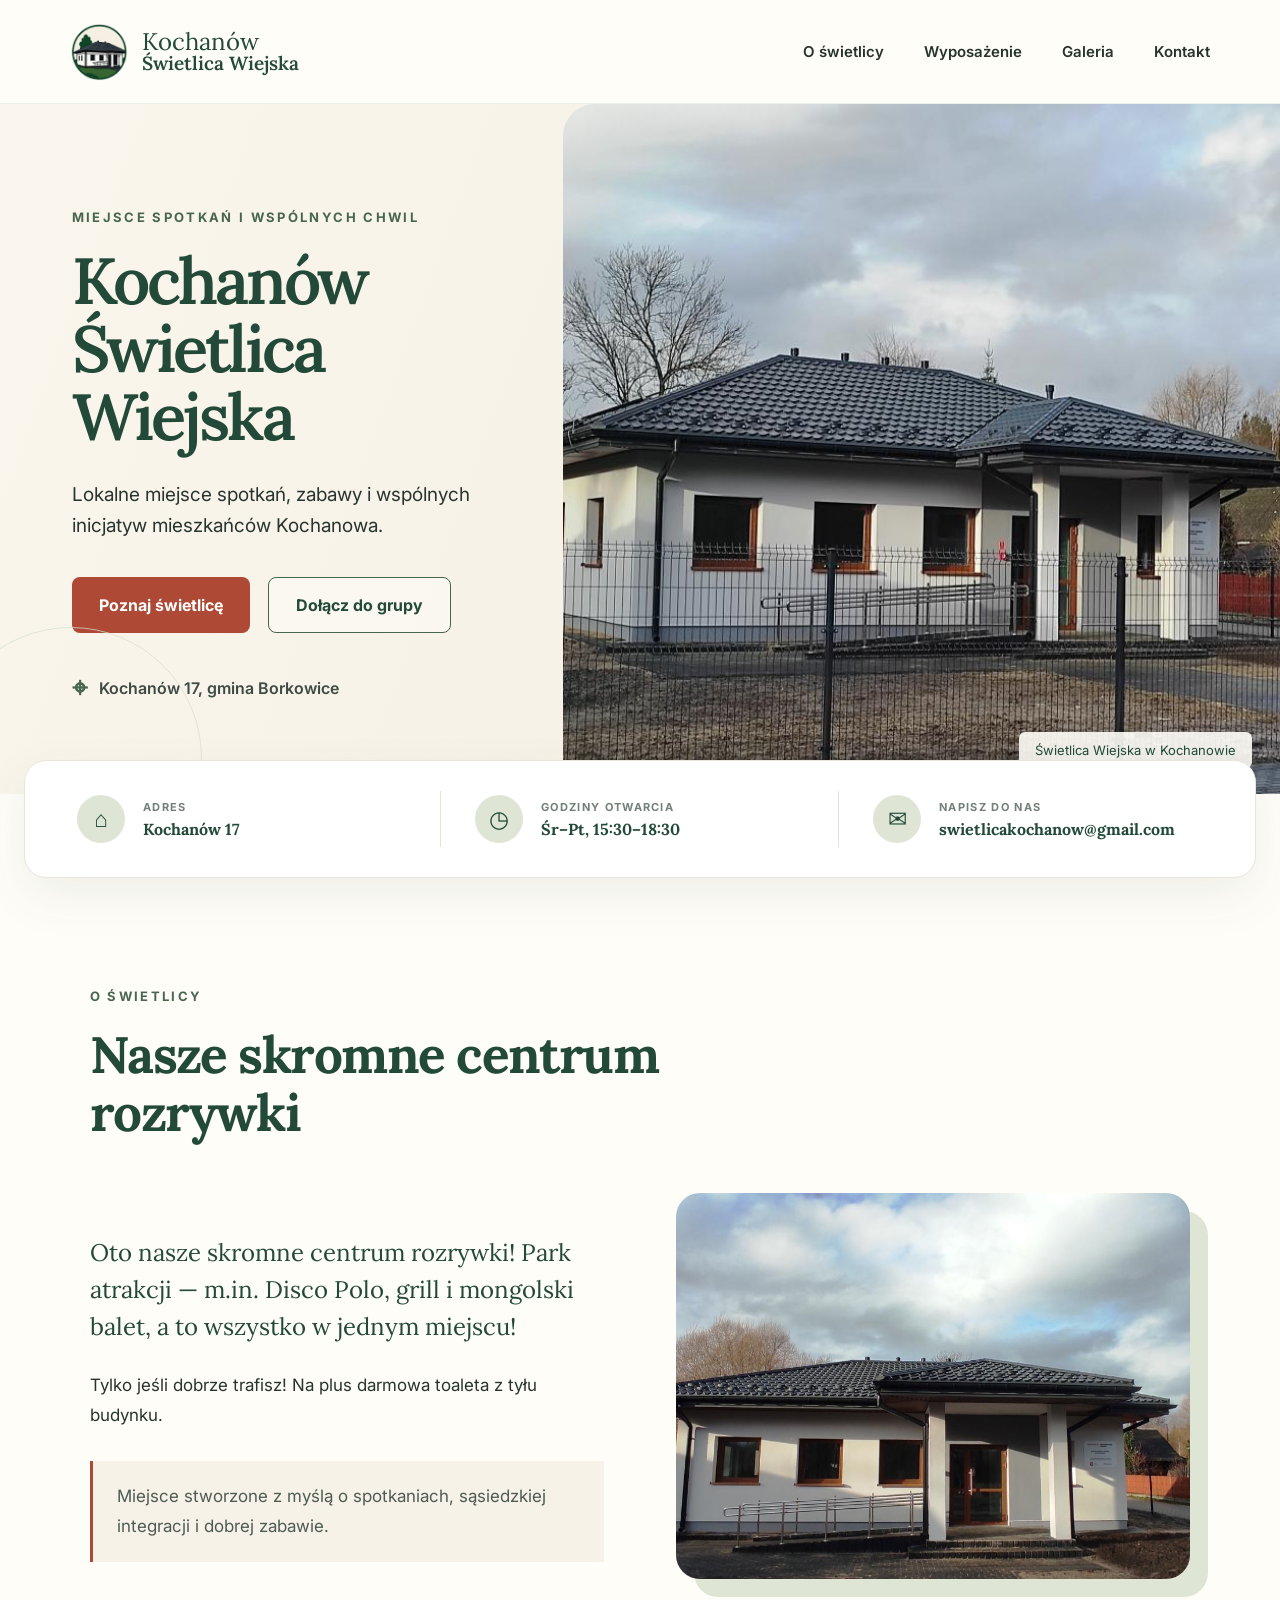
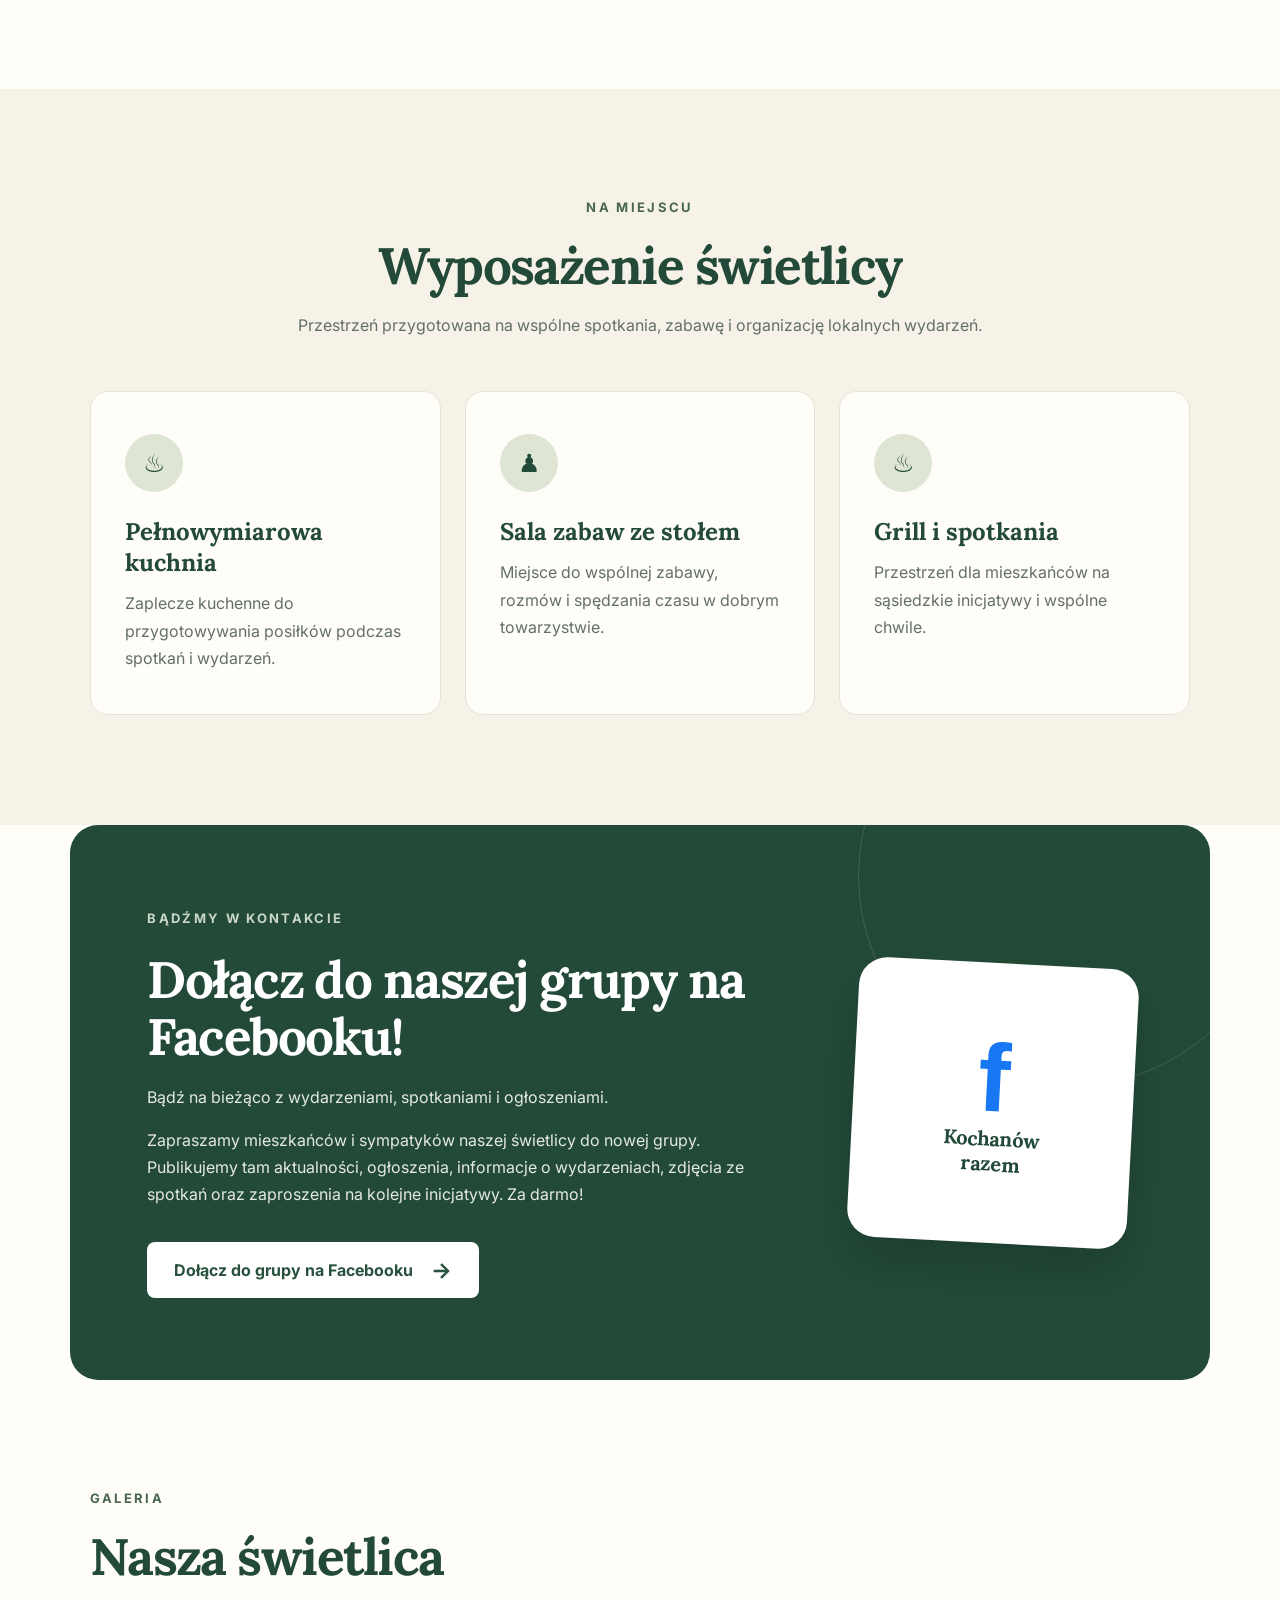
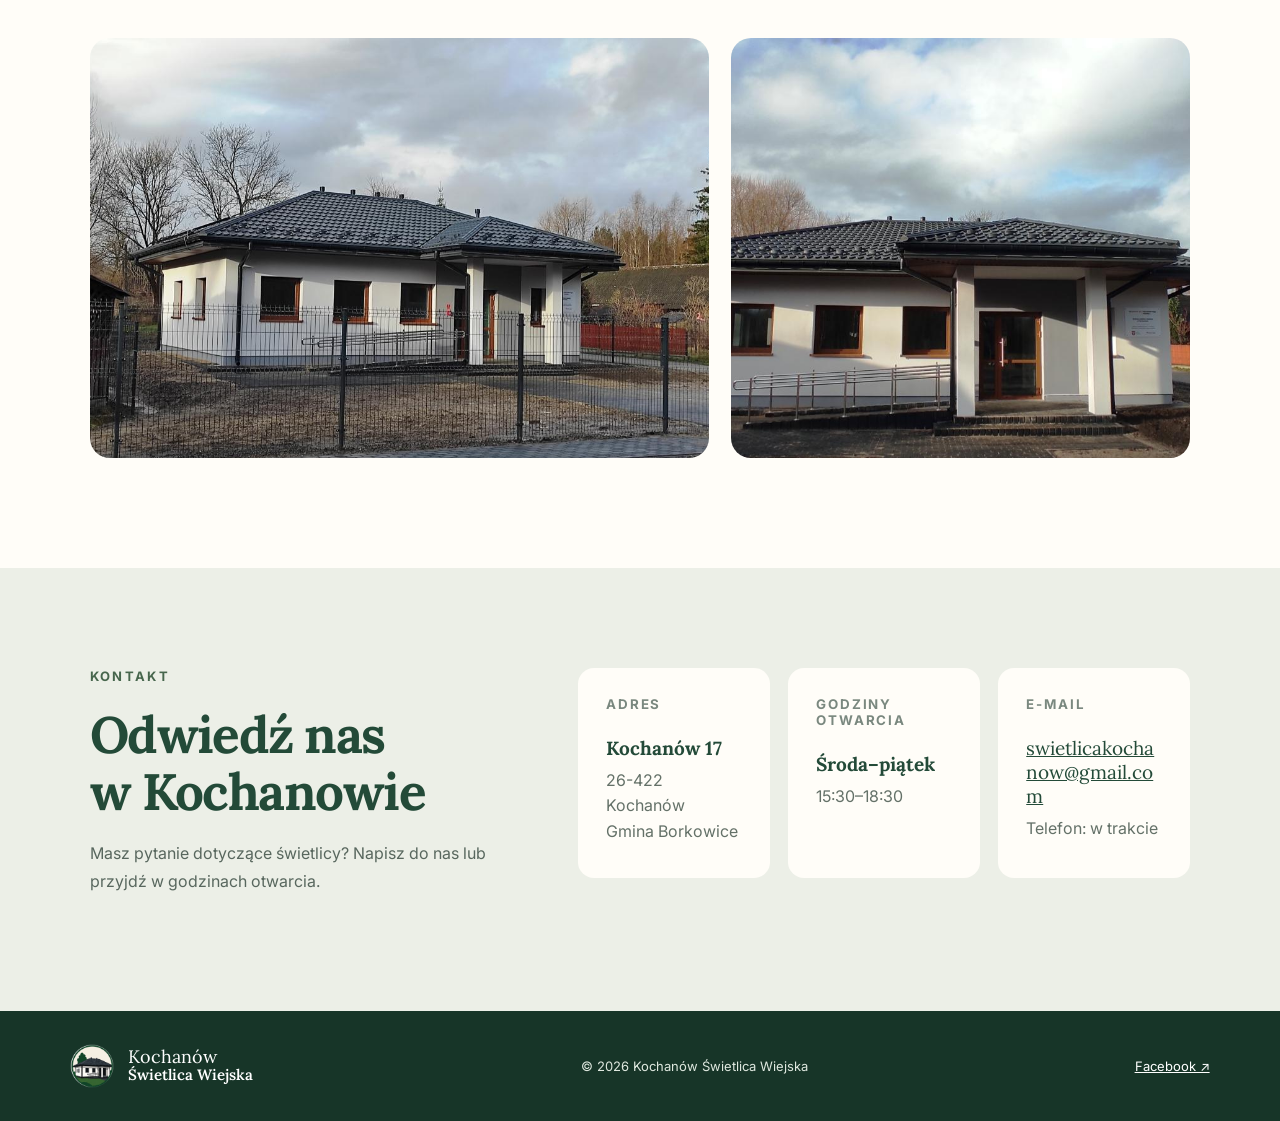
<file: index.html>
<!doctype html>
<html lang="pl">
<head>
  <meta charset="utf-8">
  <meta name="viewport" content="width=device-width, initial-scale=1">

  <title>Kochanów Świetlica Wiejska</title>

  <meta
    name="description"
    content="Świetlica Wiejska w Kochanowie — miejsce spotkań, wydarzeń i wspólnych inicjatyw mieszkańców."
  >

  <link rel="preconnect" href="https://fonts.googleapis.com">
  <link rel="preconnect" href="https://fonts.gstatic.com" crossorigin>

  <link
    href="https://fonts.googleapis.com/css2?family=Inter:wght@400;600;700&family=Lora:wght@500;600;700&display=swap"
    rel="stylesheet"
  >

  <link rel="stylesheet" href="styles.css">

  <link rel="icon" href="favicon.ico" sizes="any">
  <link rel="icon" type="image/png" href="favicon.png">
  <link rel="apple-touch-icon" href="favicon.png">
</head>

<body>
<main>

  <header class="site-header">
    <a
      class="brand"
      href="#start"
      aria-label="Kochanów Świetlica Wiejska — strona główna"
    >
      <img
        class="brand-logo"
        src="favicon.png"
        alt="Logo Świetlicy Wiejskiej w Kochanowie"
      >

      <span>
        Kochanów
        <strong>Świetlica Wiejska</strong>
      </span>
    </a>

    <nav aria-label="Główna nawigacja">
      <a href="#o-swietlicy">O świetlicy</a>
      <a href="#wyposazenie">Wyposażenie</a>
      <a href="#galeria">Galeria</a>
      <a href="#kontakt">Kontakt</a>
    </nav>
  </header>

  <section class="hero" id="start">
    <div class="hero-copy">
      <p class="eyebrow">Miejsce spotkań i wspólnych chwil</p>

      <h1>
        Kochanów<br>
        Świetlica Wiejska
      </h1>

      <p class="lead">
        Lokalne miejsce spotkań, zabawy i wspólnych inicjatyw
        mieszkańców Kochanowa.
      </p>

      <div class="hero-actions">
        <a class="button button-primary" href="#o-swietlicy">
          Poznaj świetlicę
        </a>

        <a
          class="button button-outline"
          href="https://www.facebook.com/groups/2103786157055847"
          target="_blank"
          rel="noopener noreferrer"
        >
          Dołącz do grupy
        </a>
      </div>

      <p class="location">
        <span aria-hidden="true">⌖</span>
        Kochanów 17, gmina Borkowice
      </p>
    </div>

    <figure class="hero-photo">
      <img
        src="swietlica-front.jpg"
        alt="Budynek Świetlicy Wiejskiej w Kochanowie"
      >
      <figcaption>Świetlica Wiejska w Kochanowie</figcaption>
    </figure>
  </section>

  <section class="quick-strip" aria-label="Najważniejsze informacje">
    <div>
      <span aria-hidden="true">⌂</span>
      <p>
        <small>Adres</small>
        Kochanów 17
      </p>
    </div>

    <div>
      <span aria-hidden="true">◷</span>
      <p>
        <small>Godziny otwarcia</small>
        Śr–Pt, 15:30–18:30
      </p>
    </div>

    <div>
      <span aria-hidden="true">✉</span>
      <p>
        <small>Napisz do nas</small>
        swietlicakochanow@gmail.com
      </p>
    </div>
  </section>

  <section class="section about" id="o-swietlicy">
    <div class="section-heading">
      <p class="eyebrow">O świetlicy</p>
      <h2>Nasze skromne centrum rozrywki</h2>
    </div>

    <div class="about-grid">
      <div class="about-copy">
        <p class="big-copy">
          Oto nasze skromne centrum rozrywki! Park atrakcji —
          m.in. Disco Polo, grill i mongolski balet, a to wszystko
          w jednym miejscu!
        </p>

        <p>
          Tylko jeśli dobrze trafisz! Na plus darmowa toaleta
          z tyłu budynku.
        </p>

        <div class="note">
          Miejsce stworzone z myślą o spotkaniach, sąsiedzkiej
          integracji i dobrej zabawie.
        </div>
      </div>

      <figure class="about-photo">
        <img
          src="swietlica-wejscie.jpg"
          alt="Główne wejście do Świetlicy Wiejskiej w Kochanowie"
        >
      </figure>
    </div>
  </section>

  <section class="section equipment" id="wyposazenie">
    <div class="section-heading centered">
      <p class="eyebrow">Na miejscu</p>
      <h2>Wyposażenie świetlicy</h2>
      <p>
        Przestrzeń przygotowana na wspólne spotkania, zabawę
        i organizację lokalnych wydarzeń.
      </p>
    </div>

    <div class="feature-grid">
      <article>
        <span class="feature-icon" aria-hidden="true">♨</span>
        <h3>Pełnowymiarowa kuchnia</h3>
        <p>
          Zaplecze kuchenne do przygotowywania posiłków podczas
          spotkań i wydarzeń.
        </p>
      </article>

      <article>
        <span class="feature-icon" aria-hidden="true">♟</span>
        <h3>Sala zabaw ze stołem</h3>
        <p>
          Miejsce do wspólnej zabawy, rozmów i spędzania czasu
          w dobrym towarzystwie.
        </p>
      </article>

      <article>
        <span class="feature-icon" aria-hidden="true">♨</span>
        <h3>Grill i spotkania</h3>
        <p>
          Przestrzeń dla mieszkańców na sąsiedzkie inicjatywy
          i wspólne chwile.
        </p>
      </article>
    </div>
  </section>

  <section class="facebook-section">
    <div class="facebook-copy">
      <p class="eyebrow">Bądźmy w kontakcie</p>

      <h2>Dołącz do naszej grupy na Facebooku!</h2>

      <p>
        Bądź na bieżąco z wydarzeniami, spotkaniami i ogłoszeniami.
      </p>

      <p>
        Zapraszamy mieszkańców i sympatyków naszej świetlicy do
        nowej grupy. Publikujemy tam aktualności, ogłoszenia,
        informacje o wydarzeniach, zdjęcia ze spotkań oraz
        zaproszenia na kolejne inicjatywy. Za darmo!
      </p>

      <a
        class="button facebook-button"
        href="https://www.facebook.com/groups/2103786157055847"
        target="_blank"
        rel="noopener noreferrer"
      >
        Dołącz do grupy na Facebooku
        <span aria-hidden="true">→</span>
      </a>
    </div>

    <div class="facebook-card" aria-hidden="true">
      <b>f</b>
      <span>
        Kochanów<br>
        razem
      </span>
    </div>
  </section>

  <section class="section gallery" id="galeria">
    <div class="section-heading">
      <p class="eyebrow">Galeria</p>
      <h2>Nasza świetlica</h2>
    </div>

    <div class="gallery-grid">
      <figure class="wide">
        <img
          src="swietlica-front.jpg"
          alt="Świetlica w Kochanowie widziana od strony drogi"
        >
      </figure>

      <figure>
        <img
          src="swietlica-wejscie.jpg"
          alt="Wejście do świetlicy"
        >
      </figure>
    </div>
  </section>

  <section class="contact" id="kontakt">
    <div>
      <p class="eyebrow">Kontakt</p>

      <h2>
        Odwiedź nas<br>
        w Kochanowie
      </h2>

      <p>
        Masz pytanie dotyczące świetlicy? Napisz do nas lub
        przyjdź w godzinach otwarcia.
      </p>
    </div>

    <address>
      <div>
        <small>Adres</small>
        <strong>Kochanów 17</strong>
        <span>
          26-422 Kochanów<br>
          Gmina Borkowice
        </span>
      </div>

      <div>
        <small>Godziny otwarcia</small>
        <strong>Środa–piątek</strong>
        <span>15:30–18:30</span>
      </div>

      <div>
        <small>E-mail</small>
        <a href="mailto:swietlicakochanow@gmail.com">
          swietlicakochanow@gmail.com
        </a>
        <span>Telefon: w trakcie</span>
      </div>
    </address>
  </section>

  <footer>
    <a class="brand footer-brand" href="#start">
      <img
        class="brand-logo"
        src="favicon.png"
        alt="Logo Świetlicy Wiejskiej w Kochanowie"
      >

      <span>
        Kochanów
        <strong>Świetlica Wiejska</strong>
      </span>
    </a>

    <p>© 2026 Kochanów Świetlica Wiejska</p>

    <a
      href="https://www.facebook.com/groups/2103786157055847"
      target="_blank"
      rel="noopener noreferrer"
    >
      Facebook ↗
    </a>
  </footer>

</main>
</body>
</html>
</file>
<file: styles.css>
:root { --green:#234a38; --green-2:#47664d; --cream:#f7f2e8; --paper:#fffdf8; --brick:#ad4935; --sage:#dfe5d5; --ink:#26342d; }
* { box-sizing:border-box; }
html { scroll-behavior:smooth; }
body { margin:0; background:var(--paper); color:var(--ink); font-family:Inter, Arial, sans-serif; }
a { color:inherit; }
img { display:block; width:100%; }
h1,h2,h3 { font-family:Lora, Georgia, serif; color:var(--green); }
.site-header { height:104px; display:flex; align-items:center; justify-content:space-between; padding:0 clamp(24px,5.5vw,88px); background:rgba(255,253,248,.95); position:sticky; top:0; z-index:20; border-bottom:1px solid rgba(35,74,56,.08); backdrop-filter:blur(12px); }
.brand { display:flex; align-items:center; gap:14px; text-decoration:none; color:var(--green); font-family:Lora, Georgia, serif; font-size:24px; line-height:1.05; }
.brand strong { display:block; font-size:19px; font-weight:600; }
.site-header nav { display:flex; gap:40px; }
.site-header nav a { position:relative; text-decoration:none; font-weight:600; font-size:15px; padding:14px 0; }
.site-header nav a:after { content:""; position:absolute; left:0; right:100%; bottom:7px; height:2px; background:var(--brick); transition:right .2s ease; }
.site-header nav a:hover:after { right:0; }
.leaf-mark { position:relative; width:58px; height:60px; display:inline-block; flex:none; }
.roof { position:absolute; width:35px; height:35px; border-left:4px solid var(--green); border-top:4px solid var(--green); transform:rotate(45deg); left:13px; top:4px; border-radius:2px; }
.home-body { position:absolute; width:35px; height:29px; border:4px solid var(--green); border-top:0; left:13px; top:27px; display:grid; grid-template-columns:repeat(2,6px); gap:4px; justify-content:center; align-content:center; }
.home-body i { width:6px; height:6px; background:var(--green); }
.sprig { position:absolute; width:26px; height:4px; background:var(--green-2); transform:rotate(42deg); left:-2px; bottom:6px; border-radius:4px; }
.sprig b { position:absolute; width:11px; height:7px; background:var(--green-2); border-radius:100% 0 100% 0; top:-7px; }
.sprig b:nth-child(2){left:8px;top:3px;transform:rotate(180deg)} .sprig b:nth-child(3){left:17px;top:-7px}
.hero { min-height:680px; display:grid; grid-template-columns:44% 56%; background:linear-gradient(110deg,#faf6ed 0%,#f6f1e6 60%,#eef2e8 100%); overflow:hidden; }
.hero-copy { padding:105px clamp(32px,5.6vw,90px) 74px; position:relative; }
.hero-copy:after { content:""; position:absolute; left:-60px; bottom:-95px; width:260px; height:260px; border:1px solid #d9dfce; border-radius:50%; opacity:.75; }
.eyebrow { color:var(--green-2); text-transform:uppercase; letter-spacing:.18em; font-weight:700; font-size:13px; margin:0 0 22px; }
h1 { font-size:clamp(50px,5.1vw,82px); line-height:1.04; letter-spacing:-.045em; margin:0 0 28px; font-weight:600; }
.lead { font-size:19px; line-height:1.65; max-width:560px; margin:0; }
.hero-actions { display:flex; gap:18px; margin:36px 0 38px; flex-wrap:wrap; }
.button { min-height:56px; display:inline-flex; align-items:center; justify-content:center; padding:0 27px; border-radius:8px; font-weight:700; text-decoration:none; transition:transform .18s ease,box-shadow .18s ease,background .18s ease; }
.button:hover { transform:translateY(-2px); box-shadow:0 10px 25px rgba(35,74,56,.14); }
.button-primary { background:var(--brick); color:#fff; }
.button-outline { border:1.5px solid var(--green-2); color:var(--green); background:rgba(255,255,255,.35); }
.location { display:flex; align-items:center; gap:12px; font-weight:600; color:#3e4a43; }
.location span { color:var(--green-2); font-size:27px; }
.hero-photo { margin:0; position:relative; min-height:680px; overflow:hidden; border-radius:32px 0 0 32px; }
.hero-photo img { height:100%; object-fit:cover; }
.hero-photo:after { content:""; position:absolute; inset:0; background:linear-gradient(90deg,rgba(35,74,56,.08),transparent 35%); }
.hero-photo figcaption { position:absolute; z-index:2; right:28px; bottom:26px; background:rgba(255,253,248,.9); padding:10px 16px; border-radius:6px; font-size:13px; color:var(--green); }
.quick-strip { width:min(1260px,calc(100% - 48px)); margin:-34px auto 0; position:relative; z-index:4; display:grid; grid-template-columns:repeat(3,1fr); background:#fff; border:1px solid #e9e5db; border-radius:22px; box-shadow:0 18px 50px rgba(35,74,56,.08); padding:30px 18px; }
.quick-strip>div { display:flex; align-items:center; gap:18px; padding:4px 34px; border-right:1px solid #e3e3d9; }
.quick-strip>div:last-child { border:0; }
.quick-strip span { display:grid; place-items:center; flex:none; width:48px; height:48px; border-radius:50%; background:var(--sage); color:var(--green); font-size:23px; }
.quick-strip p { margin:0; font-weight:700; font-family:Lora,Georgia,serif; color:var(--green); }
.quick-strip small { display:block; font-family:Inter,Arial,sans-serif; color:#728078; font-size:11px; text-transform:uppercase; letter-spacing:.12em; margin-bottom:5px; }
.section { padding:110px clamp(24px,7vw,112px); }
.section-heading { max-width:700px; margin-bottom:52px; }
.section-heading.centered { text-align:center; margin:0 auto 52px; }
.section-heading h2,.facebook-section h2,.contact h2 { font-size:clamp(38px,4vw,58px); line-height:1.12; letter-spacing:-.03em; margin:0 0 18px; }
.section-heading>p:last-child { line-height:1.7; color:#637068; }
.about-grid { display:grid; grid-template-columns:1fr 1fr; gap:72px; align-items:center; }
.about-copy { font-size:17px; line-height:1.8; }
.big-copy { font-family:Lora,Georgia,serif; color:var(--green); font-size:24px; line-height:1.55; }
.note { border-left:3px solid var(--brick); background:var(--cream); padding:20px 24px; margin-top:30px; color:#4d5b52; }
.about-photo { margin:0; border-radius:24px; overflow:hidden; box-shadow:18px 18px 0 var(--sage); }
.about-photo img { aspect-ratio:4/3; object-fit:cover; }
.equipment { background:var(--cream); }
.feature-grid { display:grid; grid-template-columns:repeat(3,1fr); gap:24px; max-width:1200px; margin:auto; }
.feature-grid article { background:#fffdf8; border:1px solid #e7e2d7; padding:42px 34px; border-radius:18px; transition:transform .2s ease,box-shadow .2s ease; }
.feature-grid article:hover { transform:translateY(-4px); box-shadow:0 18px 40px rgba(35,74,56,.08); }
.feature-icon { display:grid; place-items:center; width:58px; height:58px; border-radius:50%; background:var(--sage); color:var(--green); font-size:25px; }
.feature-grid h3 { font-size:24px; margin:24px 0 12px; }
.feature-grid p { color:#637068; line-height:1.7; margin:0; }
.facebook-section { margin:0 clamp(24px,5.5vw,88px); padding:82px clamp(30px,6vw,90px); border-radius:28px; color:white; background:var(--green); display:grid; grid-template-columns:1fr 280px; gap:70px; align-items:center; position:relative; overflow:hidden; }
.facebook-section:before { content:""; position:absolute; width:420px; height:420px; border:1px solid rgba(255,255,255,.13); border-radius:50%; right:-70px; top:-160px; }
.facebook-section h2 { color:white; max-width:720px; }
.facebook-section p { max-width:780px; line-height:1.7; color:#e4eadf; }
.facebook-section .eyebrow { color:#cad9c7; }
.facebook-button { margin-top:18px; background:#fff; color:#28523d; gap:18px; }
.facebook-button span { font-size:22px; }
.facebook-card { aspect-ratio:1; background:#fff; border-radius:28px; color:#1877f2; display:flex; flex-direction:column; justify-content:center; align-items:center; transform:rotate(3deg); box-shadow:0 24px 50px rgba(0,0,0,.16); }
.facebook-card b { font:700 96px/1 Arial; }
.facebook-card span { color:var(--green); font-family:Lora,Georgia,serif; text-align:center; font-weight:700; font-size:20px; }
.gallery-grid { display:grid; grid-template-columns:1.35fr 1fr; gap:22px; }
.gallery-grid figure { margin:0; overflow:hidden; border-radius:20px; background:#eee; }
.gallery-grid img { height:100%; min-height:420px; object-fit:cover; transition:transform .5s ease; }
.gallery-grid figure:hover img { transform:scale(1.025); }
.contact { background:#ecefe7; padding:100px clamp(24px,7vw,112px); display:grid; grid-template-columns:.8fr 1.2fr; gap:80px; }
.contact>div>p:last-child { max-width:470px; line-height:1.75; color:#58675e; }
.contact address { display:grid; grid-template-columns:repeat(3,1fr); gap:18px; font-style:normal; align-items:start; }
.contact address div { min-height:210px; background:#fffdf8; border-radius:16px; padding:28px; display:flex; flex-direction:column; gap:8px; }
.contact address small { text-transform:uppercase; letter-spacing:.14em; color:#7a887f; font-weight:700; }
.contact address strong,.contact address a { font-family:Lora,Georgia,serif; font-size:19px; color:var(--green); margin-top:16px; overflow-wrap:anywhere; }
.contact address span { line-height:1.6; color:#647168; }
footer { min-height:110px; padding:24px clamp(24px,5.5vw,88px); display:flex; justify-content:space-between; align-items:center; gap:28px; background:#173528; color:#dfe8df; }
.footer-brand { color:#fff; font-size:18px; }
.footer-brand strong { font-size:15px; }
.footer-brand .leaf-mark { transform:scale(.7); margin-right:-8px; filter:brightness(3); }
footer p,footer>a:last-child { font-size:13px; }
footer>a:last-child { color:#fff; }
@media(max-width:1000px){.site-header nav{gap:18px}.hero{grid-template-columns:1fr}.hero-copy{padding-top:70px}.hero-photo{min-height:520px;border-radius:28px 28px 0 0}.quick-strip{grid-template-columns:1fr;margin-top:0}.quick-strip>div{border-right:0;border-bottom:1px solid #e3e3d9}.quick-strip>div:last-child{border:0}.about-grid,.contact{grid-template-columns:1fr}.facebook-section{grid-template-columns:1fr}.facebook-card{display:none}.contact address{grid-template-columns:repeat(3,1fr)}}
@media(max-width:720px){.site-header{height:82px;padding:0 18px}.site-header nav{display:none}.brand{font-size:18px}.brand strong{font-size:15px}.leaf-mark{transform:scale(.78);margin-left:-7px;margin-right:-7px}.hero-copy{padding:60px 24px}.hero-photo{min-height:380px}.hero-actions{flex-direction:column}.button{width:100%}.quick-strip{width:calc(100% - 28px);padding:12px}.quick-strip>div{padding:18px 10px}.section{padding:78px 22px}.about-grid{gap:38px}.feature-grid{grid-template-columns:1fr}.facebook-section{margin:0 14px;padding:55px 24px}.gallery-grid{grid-template-columns:1fr}.gallery-grid img{min-height:280px}.contact{padding:78px 22px;gap:40px}.contact address{grid-template-columns:1fr}.contact address div{min-height:auto}footer{flex-direction:column;text-align:center;padding:40px 24px}.footer-brand{justify-content:center}}
@media(prefers-reduced-motion:reduce){html{scroll-behavior:auto}.button,.feature-grid article,.gallery-grid img{transition:none}}

.brand-logo {
  width: 58px;
  height: 58px;
  object-fit: contain;
  display: block;
  flex-shrink: 0;
}

.footer-brand .brand-logo {
  width: 44px;
  height: 44px;
}

@media (max-width: 720px) {
  .brand-logo {
    width: 48px;
    height: 48px;
  }
}
</file>
